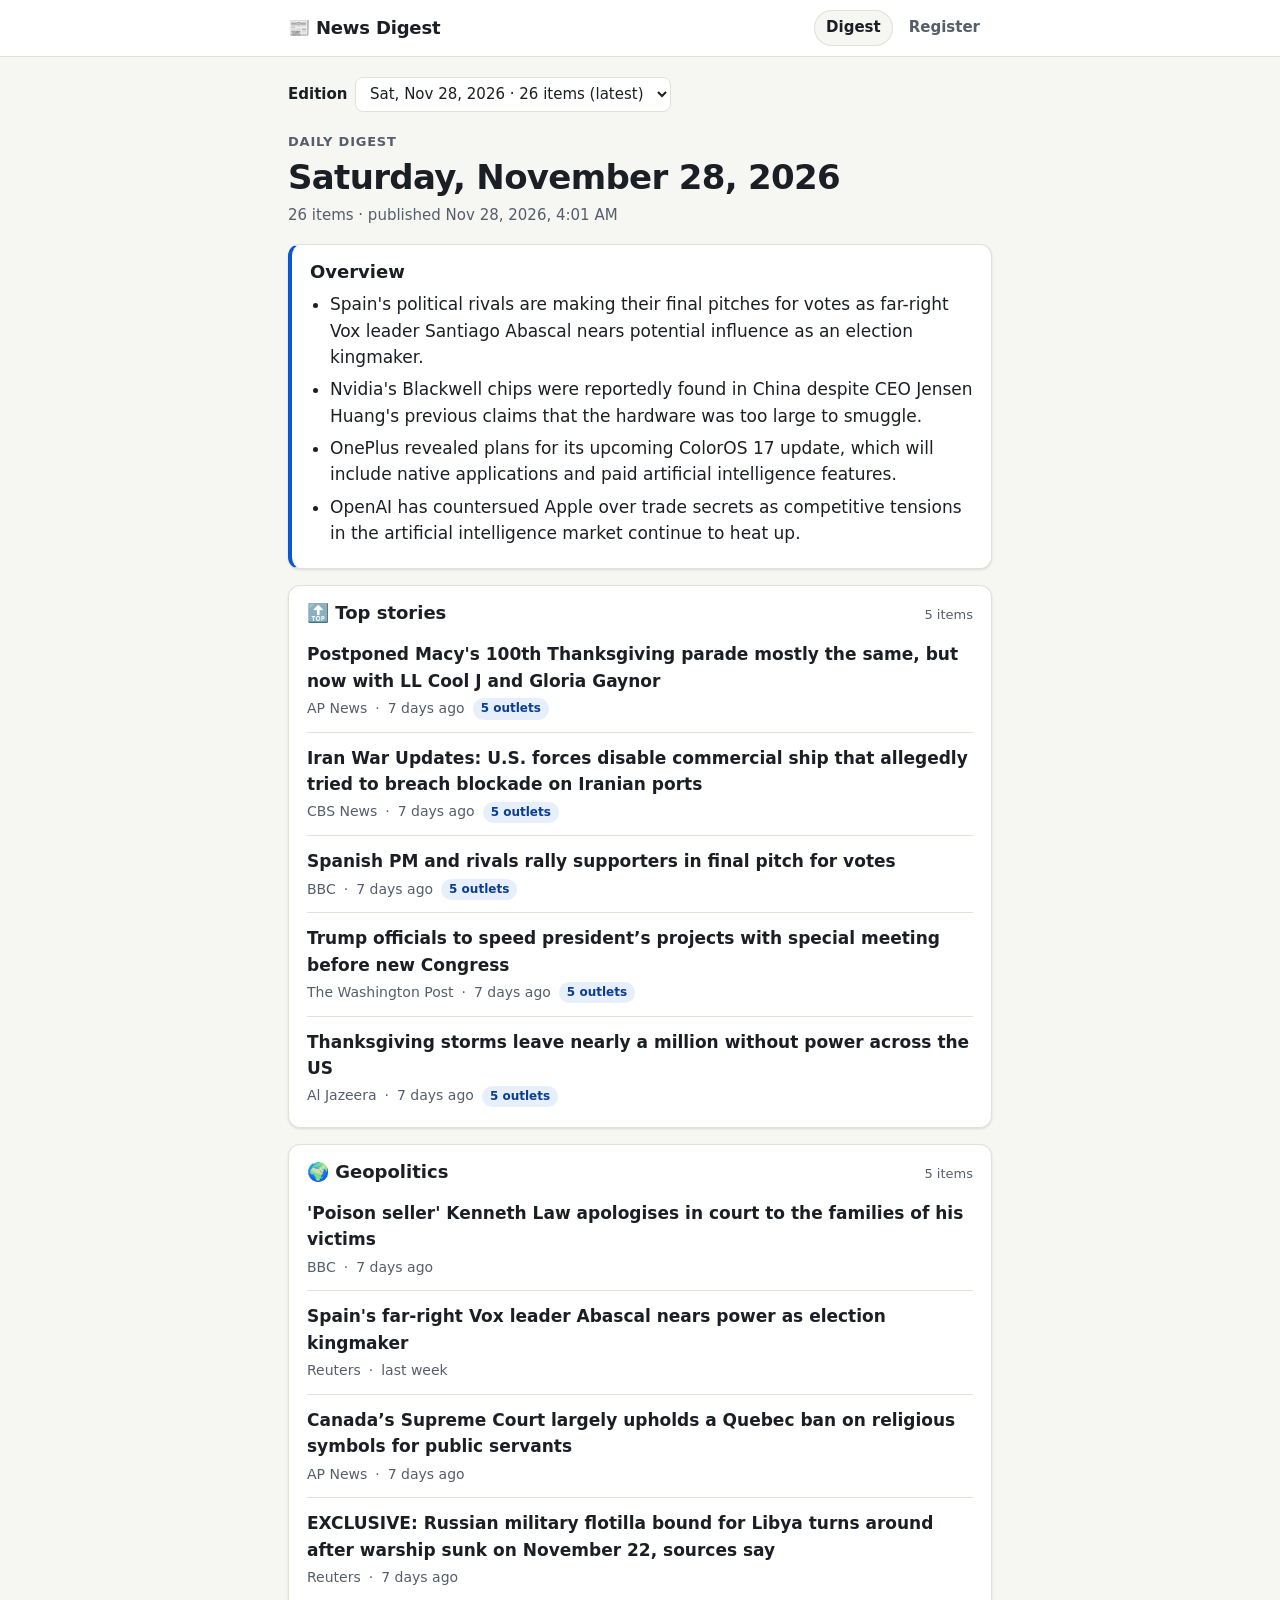
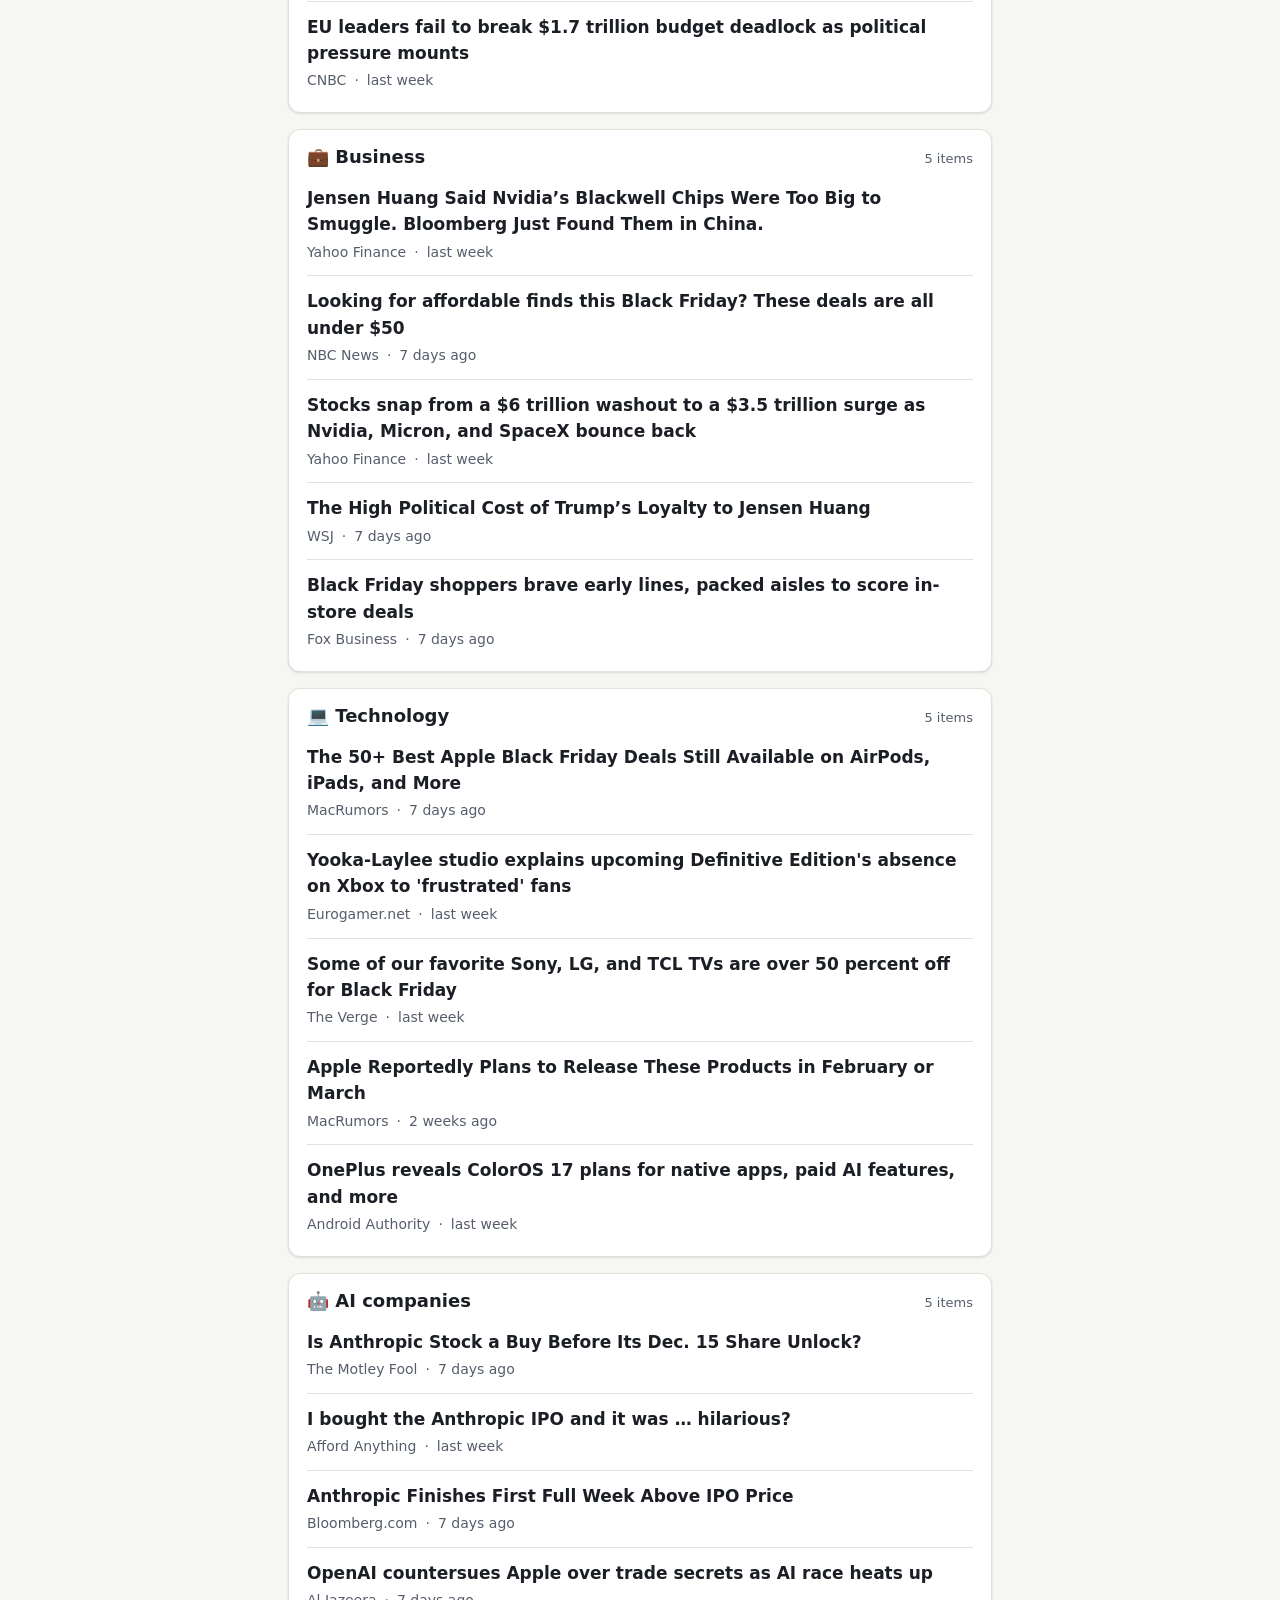
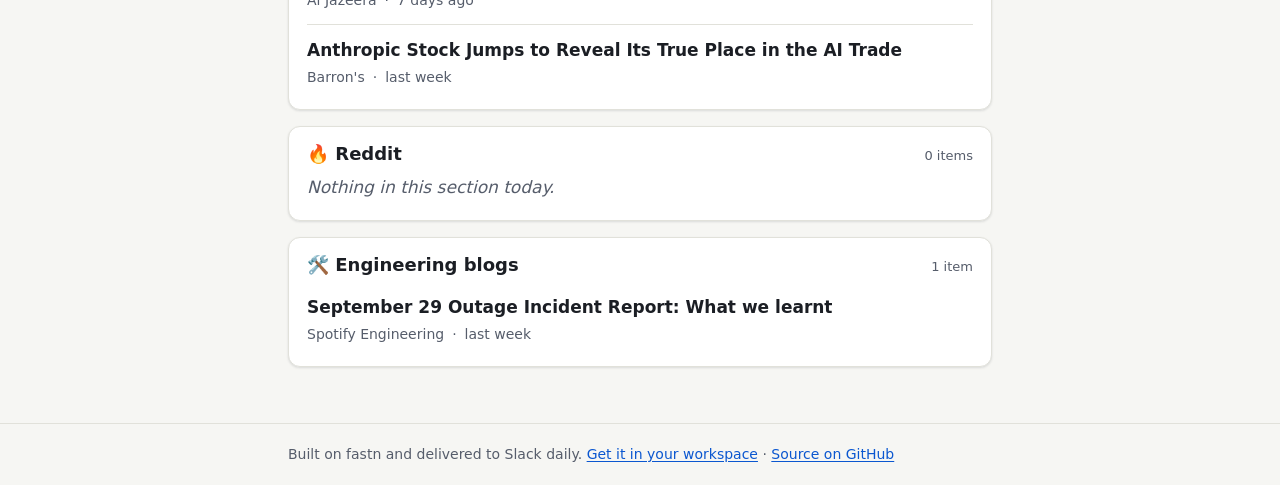
<file: docs/index.html>
<!doctype html>
<html lang="en">
<head>
  <meta charset="utf-8">
  <meta name="viewport" content="width=device-width, initial-scale=1">
  <meta name="color-scheme" content="light dark">
  <meta name="description" content="A daily news digest: top stories, geopolitics, business, technology, AI companies, Reddit and engineering blogs. Built on fastn and delivered to Slack.">
  <title>News Digest</title>
  <link rel="icon" href="data:image/svg+xml,%3Csvg xmlns='http://www.w3.org/2000/svg' viewBox='0 0 100 100'%3E%3Ctext y='.9em' font-size='90'%3E%F0%9F%93%B0%3C/text%3E%3C/svg%3E">
  <link rel="stylesheet" href="style.css">
  <script src="app.js" defer></script>
</head>
<body>
  <a class="skip-link" href="#main" data-skip>Skip to content</a>

  <header class="site-header">
    <div class="wrap header-inner">
      <a class="brand" href="./"><span aria-hidden="true">📰</span> News Digest</a>
      <nav aria-label="Primary">
        <ul class="nav">
          <li><a href="./" aria-current="page">Digest</a></li>
          <li><a href="register.html">Register</a></li>
        </ul>
      </nav>
    </div>
  </header>

  <main id="main" class="wrap" tabindex="-1">
    <div class="toolbar" id="picker">
      <label for="date-select">Edition</label>
      <select id="date-select">
        <option value="">Latest</option>
      </select>
    </div>

    <p id="status" class="status" role="status" aria-live="polite">Loading the latest digest…</p>
    <div id="digest"></div>

    <noscript>
      <p class="notice">This page needs JavaScript to load the digest. The raw data is available at <a href="data/latest.json">data/latest.json</a>.</p>
    </noscript>
  </main>

  <footer class="site-footer">
    <div class="wrap">
      <p>Built on fastn and delivered to Slack daily. <a href="register.html">Get it in your workspace</a> · <a href="https://github.com/Waqas-Shah-42-fastn/news-digest">Source on GitHub</a></p>
    </div>
  </footer>
</body>
</html>
</file>
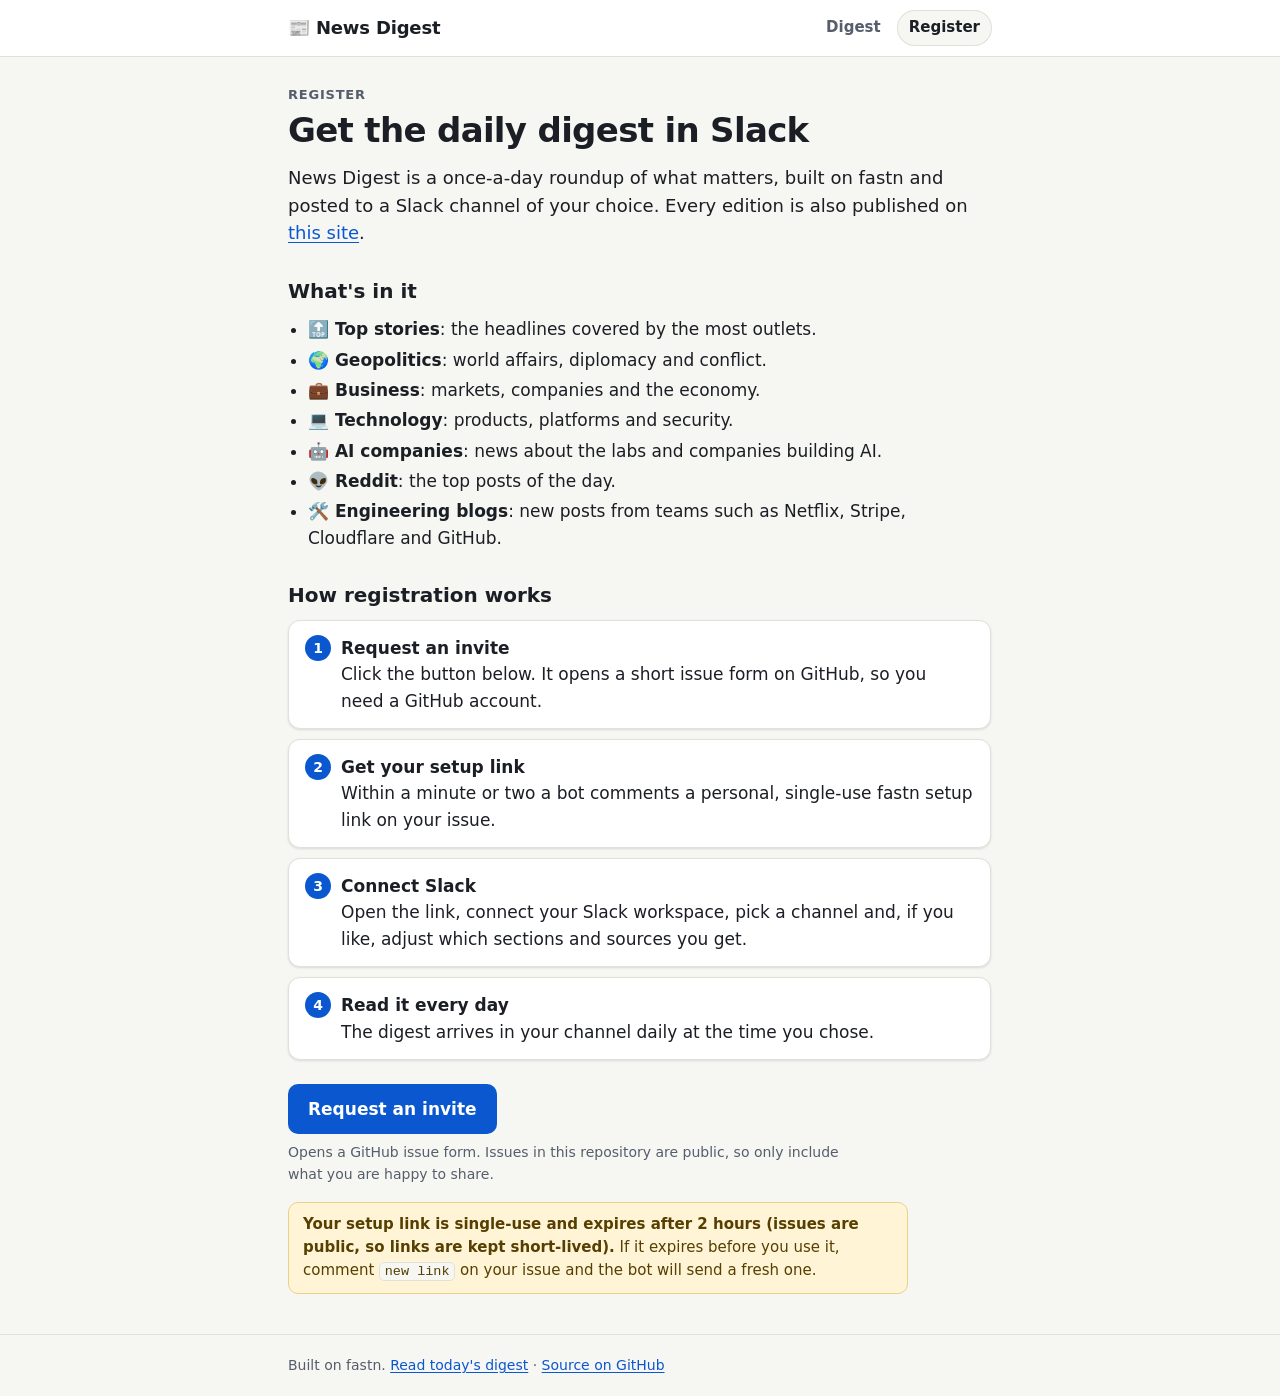
<file: docs/register.html>
<!doctype html>
<html lang="en">
<head>
  <meta charset="utf-8">
  <meta name="viewport" content="width=device-width, initial-scale=1">
  <meta name="color-scheme" content="light dark">
  <meta name="description" content="Register to get the daily News Digest delivered to a Slack channel of your choice.">
  <title>Register · News Digest</title>
  <link rel="icon" href="data:image/svg+xml,%3Csvg xmlns='http://www.w3.org/2000/svg' viewBox='0 0 100 100'%3E%3Ctext y='.9em' font-size='90'%3E%F0%9F%93%B0%3C/text%3E%3C/svg%3E">
  <link rel="stylesheet" href="style.css">
</head>
<body>
  <a class="skip-link" href="#main">Skip to content</a>

  <header class="site-header">
    <div class="wrap header-inner">
      <a class="brand" href="./"><span aria-hidden="true">📰</span> News Digest</a>
      <nav aria-label="Primary">
        <ul class="nav">
          <li><a href="./">Digest</a></li>
          <li><a href="register.html" aria-current="page">Register</a></li>
        </ul>
      </nav>
    </div>
  </header>

  <main id="main" class="wrap prose" tabindex="-1">
    <div class="page-head">
      <p class="eyebrow">Register</p>
      <h1>Get the daily digest in Slack</h1>
      <p class="lead">News Digest is a once-a-day roundup of what matters, built on fastn and posted to a Slack channel of your choice. Every edition is also published on <a href="./">this site</a>.</p>
    </div>

    <h2>What's in it</h2>
    <ul class="section-list">
      <li><strong>🔝 Top stories</strong>: the headlines covered by the most outlets.</li>
      <li><strong>🌍 Geopolitics</strong>: world affairs, diplomacy and conflict.</li>
      <li><strong>💼 Business</strong>: markets, companies and the economy.</li>
      <li><strong>💻 Technology</strong>: products, platforms and security.</li>
      <li><strong>🤖 AI companies</strong>: news about the labs and companies building AI.</li>
      <li><strong>👽 Reddit</strong>: the top posts of the day.</li>
      <li><strong>🛠️ Engineering blogs</strong>: new posts from teams such as Netflix, Stripe, Cloudflare and GitHub.</li>
    </ul>

    <h2>How registration works</h2>
    <ol class="steps">
      <li>
        <strong>Request an invite</strong>
        Click the button below. It opens a short issue form on GitHub, so you need a GitHub account.
      </li>
      <li>
        <strong>Get your setup link</strong>
        Within a minute or two a bot comments a personal, single-use fastn setup link on your issue.
      </li>
      <li>
        <strong>Connect Slack</strong>
        Open the link, connect your Slack workspace, pick a channel and, if you like, adjust which sections and sources you get.
      </li>
      <li>
        <strong>Read it every day</strong>
        The digest arrives in your channel daily at the time you chose.
      </li>
    </ol>

    <div class="cta">
      <a class="btn" href="https://github.com/Waqas-Shah-42-fastn/news-digest/issues/new?template=register.yml">Request an invite</a>
      <p class="muted small">Opens a GitHub issue form. Issues in this repository are public, so only include what you are happy to share.</p>
    </div>

    <p class="banner" role="note"><strong>Your setup link is single-use and expires after 2 hours (issues are public, so links are kept short-lived).</strong> If it expires before you use it, comment <code>new link</code> on your issue and the bot will send a fresh one.</p>
  </main>

  <footer class="site-footer">
    <div class="wrap">
      <p>Built on fastn. <a href="./">Read today's digest</a> · <a href="https://github.com/Waqas-Shah-42-fastn/news-digest">Source on GitHub</a></p>
    </div>
  </footer>
</body>
</html>
</file>
<file: docs/style.css>
/* News Digest: shared styles for index.html and register.html */

:root {
  color-scheme: light dark;

  --bg: #f6f6f3;
  --surface: #ffffff;
  --text: #1b1e24;
  --muted: #565d6b;
  --border: #e1e1da;
  --accent: #0b57d0;
  --accent-hover: #0842a0;
  --on-accent: #ffffff;
  --badge-bg: #e7effd;
  --badge-text: #0b3d91;
  --banner-bg: #fff4d6;
  --banner-border: #ecd08a;
  --banner-text: #563f00;
  --error-bg: #fdecec;
  --error-border: #f2b8b8;
  --error-text: #7f1d1d;
  --overview-edge: #0b57d0;
  --shadow: 0 1px 2px rgba(16, 24, 40, 0.05), 0 1px 3px rgba(16, 24, 40, 0.07);

  --radius: 12px;
  --font: system-ui, -apple-system, "Segoe UI", Roboto, "Helvetica Neue", Arial, "Noto Sans", sans-serif,
    "Apple Color Emoji", "Segoe UI Emoji";
}

@media (prefers-color-scheme: dark) {
  :root {
    --bg: #0f1115;
    --surface: #181b21;
    --text: #e7e9ee;
    --muted: #a5acb9;
    --border: #2b3039;
    --accent: #8ab4f8;
    --accent-hover: #aecbfa;
    --on-accent: #0f1115;
    --badge-bg: #1f2d45;
    --badge-text: #c6d8fb;
    --banner-bg: #33290d;
    --banner-border: #5e4b17;
    --banner-text: #f5dd9a;
    --error-bg: #351818;
    --error-border: #6b2a2a;
    --error-text: #f8c4c4;
    --overview-edge: #8ab4f8;
    --shadow: none;
  }
}

*,
*::before,
*::after {
  box-sizing: border-box;
}

html {
  -webkit-text-size-adjust: 100%;
  text-size-adjust: 100%;
}

body {
  margin: 0;
  background: var(--bg);
  color: var(--text);
  font-family: var(--font);
  font-size: 1.0625rem;
  line-height: 1.55;
  min-height: 100vh;
  display: flex;
  flex-direction: column;
}

main {
  flex: 1;
  outline: none;
}

a {
  color: var(--accent);
  text-underline-offset: 0.15em;
}

a:hover {
  color: var(--accent-hover);
}

:focus-visible {
  outline: 3px solid var(--accent);
  outline-offset: 2px;
  border-radius: 4px;
}

h1,
h2,
h3 {
  line-height: 1.25;
  margin: 0;
}

h1:focus,
h2:focus {
  outline: none;
}

.wrap {
  width: 100%;
  max-width: 46rem;
  margin: 0 auto;
  padding: 0 16px;
}

.muted {
  color: var(--muted);
}

.small {
  font-size: 0.875rem;
}

.visually-hidden {
  position: absolute !important;
  width: 1px;
  height: 1px;
  padding: 0;
  margin: -1px;
  overflow: hidden;
  clip: rect(0, 0, 0, 0);
  white-space: nowrap;
  border: 0;
}

.skip-link {
  position: absolute;
  left: 16px;
  top: -100px;
  z-index: 10;
  padding: 0.5rem 0.875rem;
  background: var(--surface);
  color: var(--text);
  border: 2px solid var(--accent);
  border-radius: 8px;
  font-weight: 600;
}

.skip-link:focus {
  top: 8px;
}

/* ---------- header / footer ---------- */

.site-header {
  background: var(--surface);
  border-bottom: 1px solid var(--border);
}

.header-inner {
  display: flex;
  align-items: center;
  justify-content: space-between;
  gap: 0.75rem;
  flex-wrap: wrap;
  min-height: 3.5rem;
  padding-top: 0.5rem;
  padding-bottom: 0.5rem;
}

.brand {
  color: var(--text);
  font-weight: 700;
  font-size: 1.125rem;
  text-decoration: none;
  letter-spacing: -0.01em;
}

.brand:hover {
  color: var(--text);
}

.nav {
  display: flex;
  gap: 0.25rem;
  list-style: none;
  margin: 0;
  padding: 0;
}

.nav a {
  display: inline-block;
  padding: 0.375rem 0.75rem;
  border-radius: 999px;
  color: var(--muted);
  font-weight: 600;
  font-size: 0.9375rem;
  text-decoration: none;
}

.nav a:hover {
  color: var(--text);
  background: var(--bg);
}

.nav a[aria-current="page"] {
  color: var(--text);
  background: var(--bg);
  box-shadow: inset 0 0 0 1px var(--border);
}

.site-footer {
  margin-top: 2.5rem;
  border-top: 1px solid var(--border);
  color: var(--muted);
  font-size: 0.875rem;
}

.site-footer p {
  margin: 1.25rem 0;
}

/* ---------- toolbar / status ---------- */

.toolbar {
  display: flex;
  align-items: center;
  gap: 0.5rem;
  flex-wrap: wrap;
  margin: 1.25rem 0 0.25rem;
}

.toolbar[hidden] {
  display: none;
}

.toolbar label {
  font-weight: 600;
  font-size: 0.9375rem;
}

select {
  font: inherit;
  font-size: 0.9375rem;
  color: var(--text);
  background: var(--surface);
  border: 1px solid var(--border);
  border-radius: 8px;
  padding: 0.4rem 0.6rem;
  max-width: 100%;
}

.status {
  color: var(--muted);
  margin: 1rem 0;
}

.status:empty {
  margin: 0;
}

/* ---------- digest ---------- */

.digest-head {
  margin: 1.25rem 0 1rem;
}

.eyebrow {
  margin: 0 0 0.25rem;
  color: var(--muted);
  font-size: 0.8125rem;
  font-weight: 600;
  letter-spacing: 0.06em;
  text-transform: uppercase;
}

.digest-head h1,
.page-head h1 {
  font-size: clamp(1.5rem, 1.1rem + 2vw, 2.125rem);
  letter-spacing: -0.02em;
}

.digest-head p.muted {
  margin: 0.375rem 0 0;
  font-size: 0.9375rem;
}

.card {
  background: var(--surface);
  border: 1px solid var(--border);
  border-radius: var(--radius);
  box-shadow: var(--shadow);
  padding: 1rem 1.125rem;
  margin: 1rem 0;
}

.card h2 {
  font-size: 1.125rem;
}

.section-head {
  display: flex;
  align-items: baseline;
  justify-content: space-between;
  gap: 0.75rem;
  margin-bottom: 0.25rem;
}

.count {
  color: var(--muted);
  font-size: 0.8125rem;
  font-weight: 500;
  white-space: nowrap;
}

.items {
  list-style: none;
  margin: 0;
  padding: 0;
}

.item {
  padding: 0.75rem 0;
}

.item + .item {
  border-top: 1px solid var(--border);
}

.item:last-child {
  padding-bottom: 0.25rem;
}

.headline {
  color: var(--text);
  font-weight: 600;
  text-decoration: none;
  overflow-wrap: anywhere;
}

a.headline:hover {
  color: var(--accent);
  text-decoration: underline;
}

a.headline:visited {
  color: var(--muted);
}

.meta {
  display: flex;
  flex-wrap: wrap;
  align-items: center;
  gap: 0.25rem 0.5rem;
  margin-top: 0.25rem;
  color: var(--muted);
  font-size: 0.875rem;
}

.meta .source + time::before {
  content: "·";
  margin-right: 0.5rem;
}

.badge {
  display: inline-block;
  padding: 0.0625rem 0.5rem;
  border-radius: 999px;
  background: var(--badge-bg);
  color: var(--badge-text);
  font-size: 0.75rem;
  font-weight: 700;
  line-height: 1.6;
}

.empty {
  margin: 0.5rem 0 0.25rem;
  color: var(--muted);
  font-style: italic;
}

.overview {
  border-left: 4px solid var(--overview-edge);
}

.overview ul {
  margin: 0.5rem 0 0;
  padding-left: 1.25rem;
}

.overview li {
  margin: 0.375rem 0;
}

.banner {
  margin: 1rem 0 0;
  padding: 0.625rem 0.875rem;
  background: var(--banner-bg);
  color: var(--banner-text);
  border: 1px solid var(--banner-border);
  border-radius: 10px;
  font-size: 0.9375rem;
}

.error {
  background: var(--error-bg);
  border-color: var(--error-border);
  color: var(--error-text);
}

.error .muted {
  color: inherit;
  opacity: 0.85;
  overflow-wrap: anywhere;
}

.error-title {
  font-size: 1.125rem;
}

.error-actions {
  display: flex;
  align-items: center;
  flex-wrap: wrap;
  gap: 0.75rem;
  margin-bottom: 0.25rem;
}

.error a {
  color: inherit;
}

.notice {
  padding: 1rem;
  border: 1px solid var(--border);
  border-radius: var(--radius);
  background: var(--surface);
}

/* ---------- buttons ---------- */

.btn {
  display: inline-flex;
  align-items: center;
  gap: 0.5rem;
  padding: 0.75rem 1.25rem;
  border: 0;
  border-radius: 10px;
  background: var(--accent);
  color: var(--on-accent);
  font: inherit;
  font-weight: 700;
  text-decoration: none;
  cursor: pointer;
}

.btn:hover {
  background: var(--accent-hover);
  color: var(--on-accent);
}

.btn-small {
  padding: 0.45rem 0.9rem;
  font-size: 0.9375rem;
}

/* ---------- register page ---------- */

.page-head {
  margin: 1.75rem 0 0.5rem;
}

.lead {
  font-size: 1.125rem;
  margin: 0.75rem 0 0;
}

.prose h2 {
  font-size: 1.25rem;
  margin: 2rem 0 0.75rem;
}

.prose p,
.prose li {
  max-width: 65ch;
}

.section-list {
  margin: 0;
  padding-left: 1.25rem;
}

.section-list li {
  margin: 0.25rem 0;
}

.steps {
  list-style: none;
  counter-reset: step;
  margin: 0;
  padding: 0;
}

.steps li {
  counter-increment: step;
  position: relative;
  padding: 0.875rem 1rem 0.875rem 3.25rem;
  margin: 0.625rem 0;
  background: var(--surface);
  border: 1px solid var(--border);
  border-radius: var(--radius);
  box-shadow: var(--shadow);
}

.steps li::before {
  content: counter(step);
  position: absolute;
  left: 1rem;
  top: 0.875rem;
  width: 1.625rem;
  height: 1.625rem;
  border-radius: 50%;
  background: var(--accent);
  color: var(--on-accent);
  font-weight: 700;
  font-size: 0.875rem;
  line-height: 1.625rem;
  text-align: center;
}

.steps strong {
  display: block;
}

.cta {
  margin: 1.5rem 0 0.5rem;
}

.cta p {
  margin: 0.5rem 0 0;
}

kbd,
code {
  font-family: ui-monospace, SFMono-Regular, Menlo, Consolas, monospace;
  font-size: 0.9em;
  padding: 0.1em 0.35em;
  border-radius: 5px;
  background: var(--bg);
  border: 1px solid var(--border);
}

@media (max-width: 480px) {
  body {
    font-size: 1rem;
  }

  .card {
    padding: 0.875rem 0.875rem;
  }

  .steps li {
    padding-left: 3rem;
  }
}
</file>
